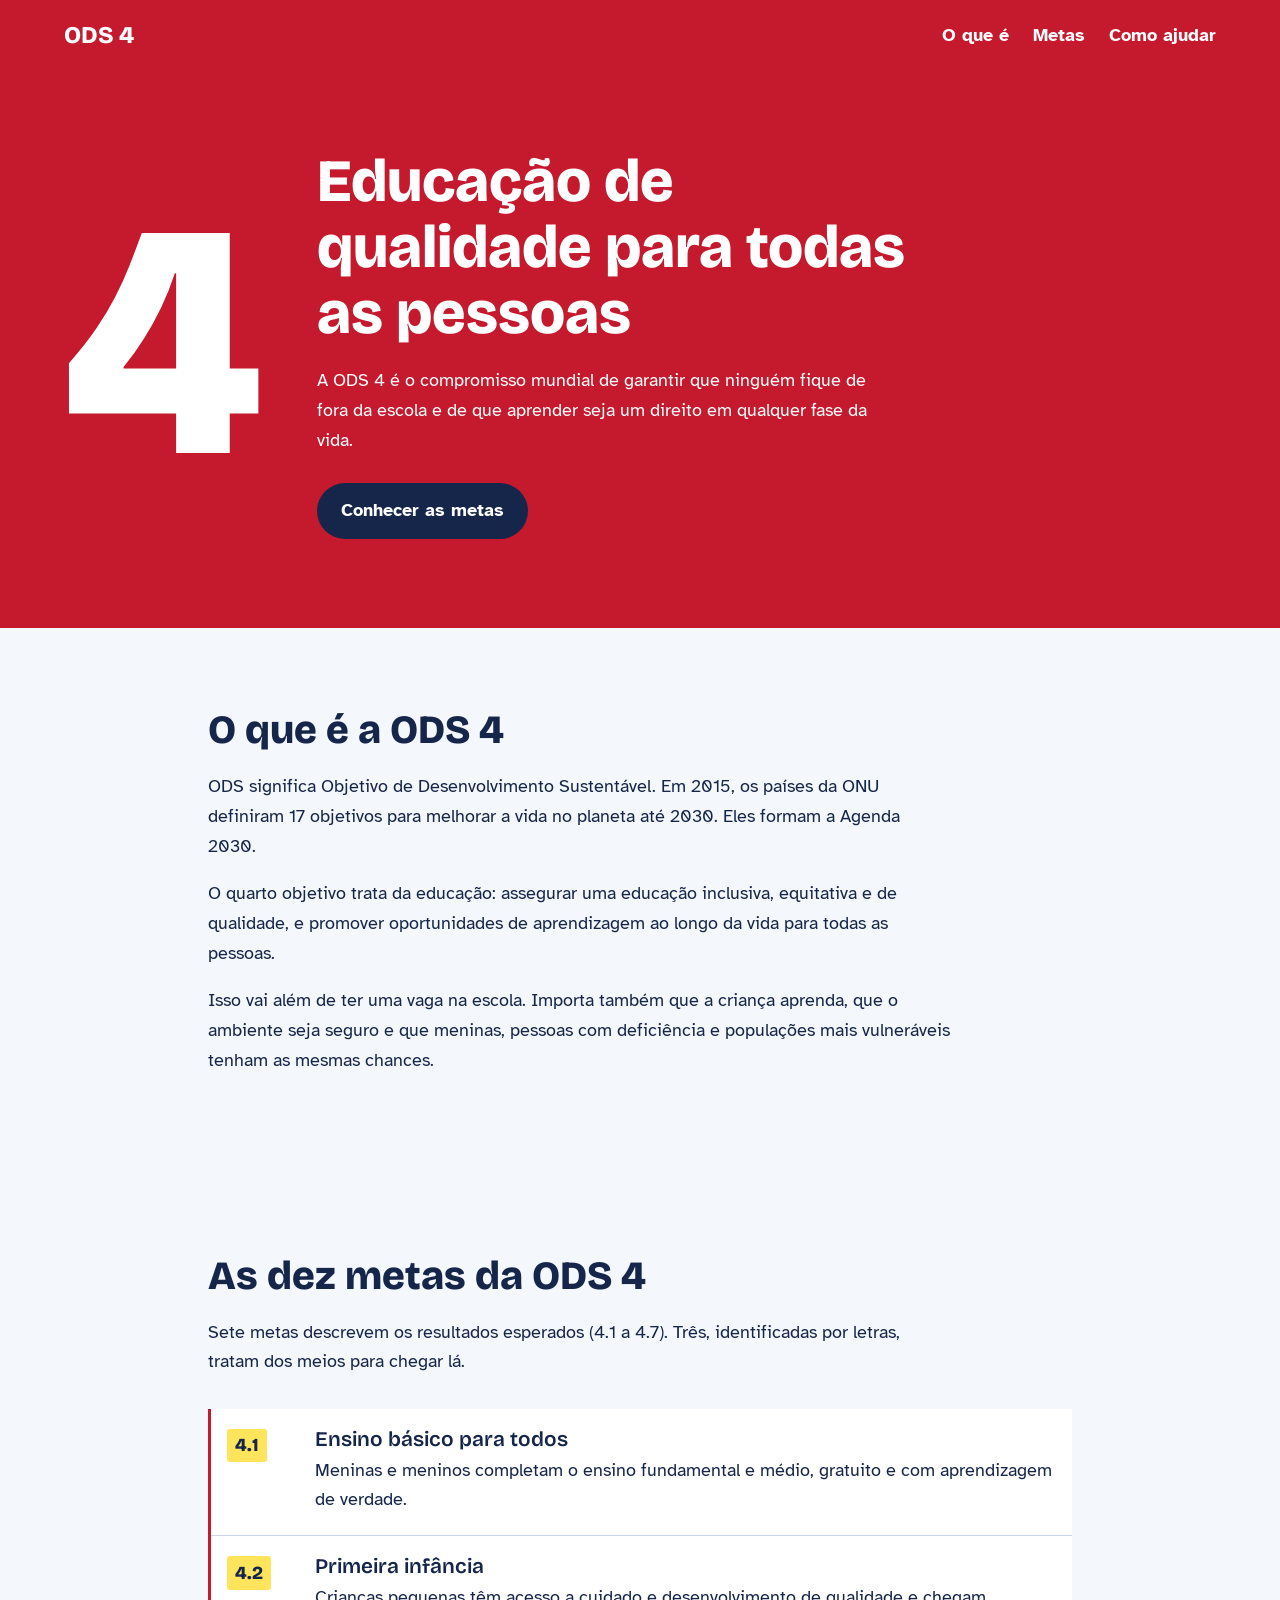
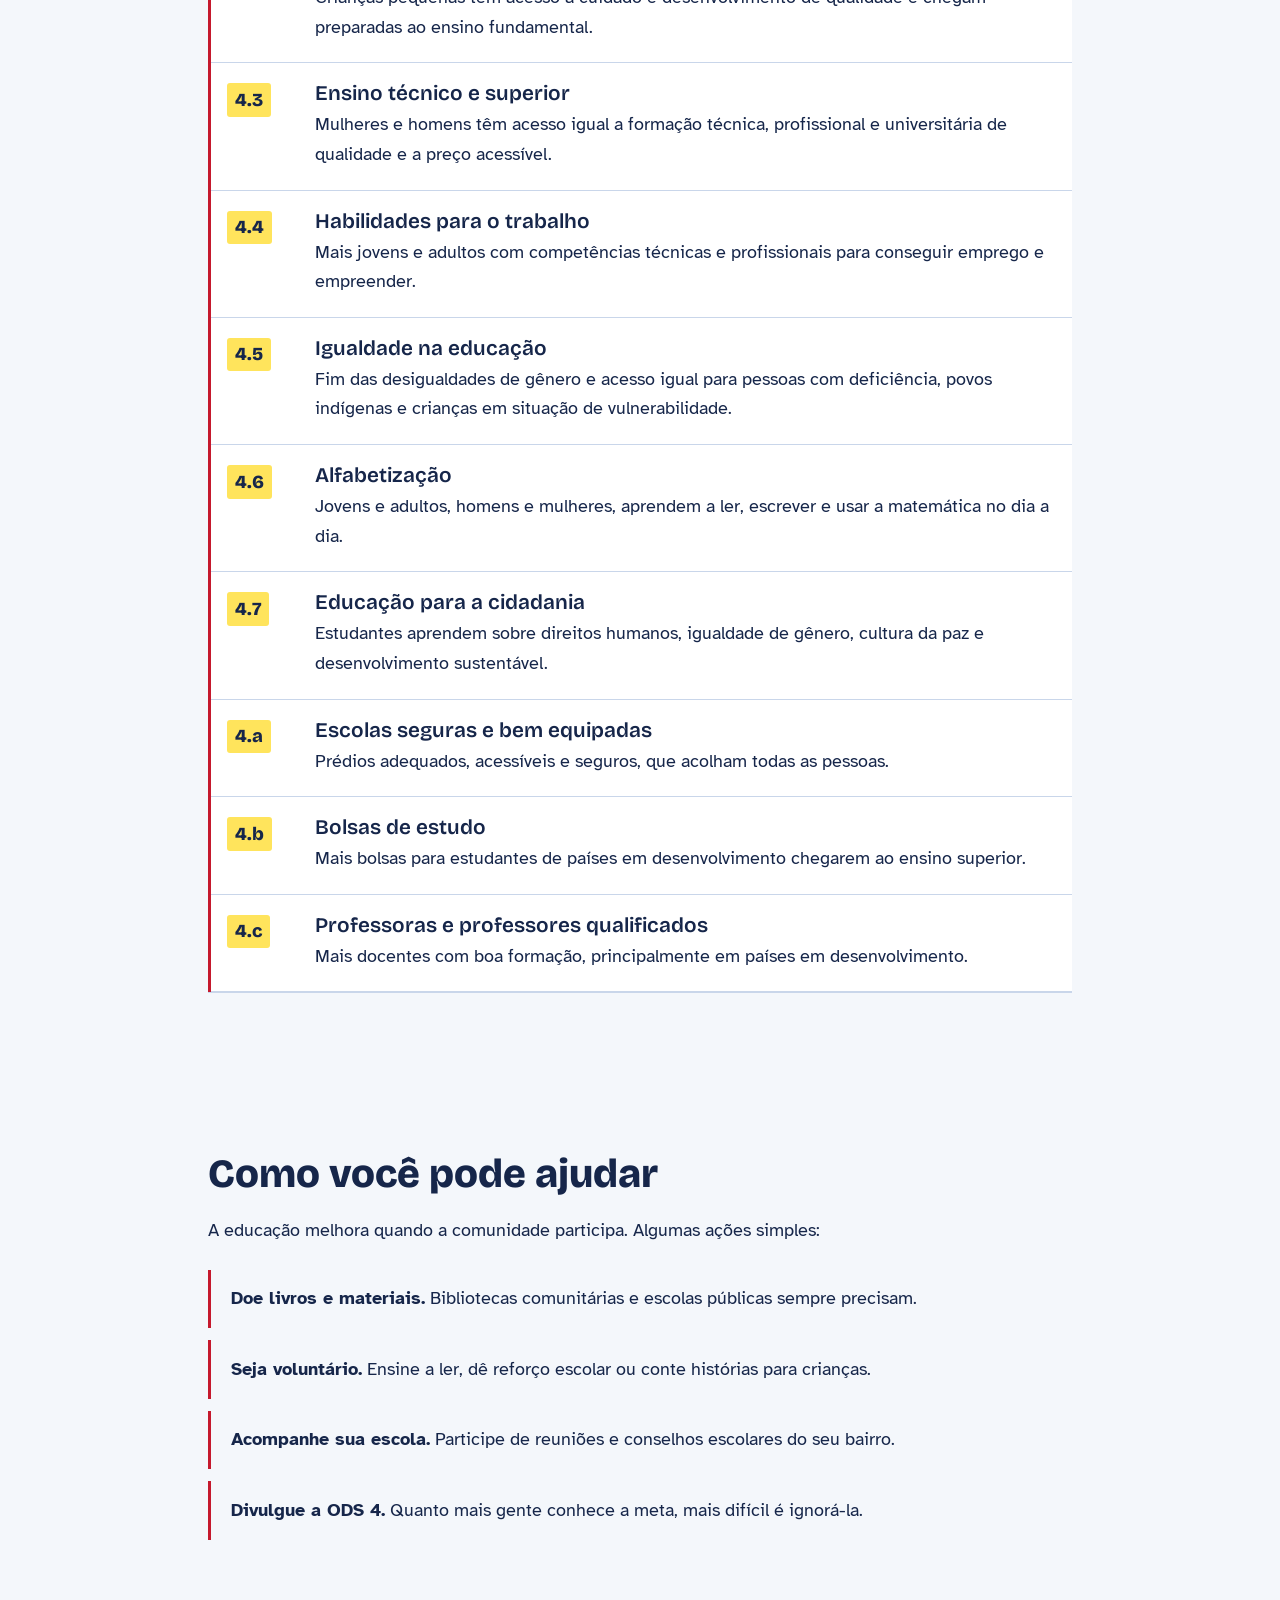
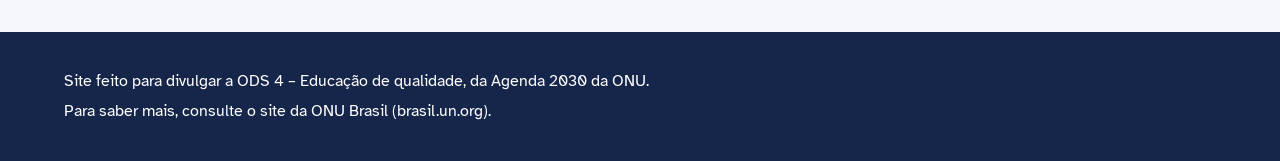
<file: Base do Site/index.html>
<!DOCTYPE html>
<html lang="pt-BR">
<head>
  <meta charset="UTF-8">
  <meta name="viewport" content="width=device-width, initial-scale=1">
  <title>ODS 4 – Educação de qualidade</title>
  <meta name="description" content="Entenda o que é a ODS 4, o objetivo da ONU para garantir educação de qualidade para todas as pessoas, e conheça suas dez metas.">

  <!-- Fontes do Google (precisam de internet; sem ela, o navegador usa as fontes reserva) -->
  <link rel="preconnect" href="https://fonts.googleapis.com">
  <link rel="preconnect" href="https://fonts.gstatic.com" crossorigin>
  <link href="https://fonts.googleapis.com/css2?family=Atkinson+Hyperlegible:wght@400;700&family=Bricolage+Grotesque:opsz,wght@12..96,600;12..96,800&display=swap" rel="stylesheet">

  <!-- Liga o arquivo de estilos (precisa estar na mesma pasta) -->
  <link rel="stylesheet" href="style.css">
</head>
<body>

  <a class="pular" href="#conteudo">Pular para o conteúdo</a>

  <!-- CABEÇALHO -->
  <header class="topo">
    <a class="marca" href="#inicio">ODS 4</a>
    <nav aria-label="Principal">
      <ul>
        <li><a href="#sobre">O que é</a></li>
        <li><a href="#metas">Metas</a></li>
        <li><a href="#acao">Como ajudar</a></li>
      </ul>
    </nav>
  </header>

  <main id="conteudo">

    <!-- DESTAQUE (primeira coisa que a pessoa vê) -->
    <section class="hero" id="inicio">
      <p class="hero-numero" aria-hidden="true">4</p>
      <div class="hero-texto">
        <h1>Educação de qualidade para todas as pessoas</h1>
        <p>A ODS 4 é o compromisso mundial de garantir que ninguém fique de fora da escola e de que aprender seja um direito em qualquer fase da vida.</p>
        <a class="botao" href="#metas">Conhecer as metas</a>
      </div>
    </section>

    <!-- O QUE É -->
    <section class="secao" id="sobre">
      <h2>O que é a ODS 4</h2>
      <p>ODS significa Objetivo de Desenvolvimento Sustentável. Em 2015, os países da ONU definiram 17 objetivos para melhorar a vida no planeta até 2030. Eles formam a Agenda 2030.</p>
      <p>O quarto objetivo trata da educação: assegurar uma educação inclusiva, equitativa e de qualidade, e promover oportunidades de aprendizagem ao longo da vida para todas as pessoas.</p>
      <p>Isso vai além de ter uma vaga na escola. Importa também que a criança aprenda, que o ambiente seja seguro e que meninas, pessoas com deficiência e populações mais vulneráveis tenham as mesmas chances.</p>
    </section>

    <!-- METAS -->
    <section class="secao secao-metas" id="metas">
      <h2>As dez metas da ODS 4</h2>
      <p class="intro">Sete metas descrevem os resultados esperados (4.1 a 4.7). Três, identificadas por letras, tratam dos meios para chegar lá.</p>

      <ol class="metas">
        <li>
          <span class="codigo">4.1</span>
          <div>
            <h3>Ensino básico para todos</h3>
            <p>Meninas e meninos completam o ensino fundamental e médio, gratuito e com aprendizagem de verdade.</p>
          </div>
        </li>
        <li>
          <span class="codigo">4.2</span>
          <div>
            <h3>Primeira infância</h3>
            <p>Crianças pequenas têm acesso a cuidado e desenvolvimento de qualidade e chegam preparadas ao ensino fundamental.</p>
          </div>
        </li>
        <li>
          <span class="codigo">4.3</span>
          <div>
            <h3>Ensino técnico e superior</h3>
            <p>Mulheres e homens têm acesso igual a formação técnica, profissional e universitária de qualidade e a preço acessível.</p>
          </div>
        </li>
        <li>
          <span class="codigo">4.4</span>
          <div>
            <h3>Habilidades para o trabalho</h3>
            <p>Mais jovens e adultos com competências técnicas e profissionais para conseguir emprego e empreender.</p>
          </div>
        </li>
        <li>
          <span class="codigo">4.5</span>
          <div>
            <h3>Igualdade na educação</h3>
            <p>Fim das desigualdades de gênero e acesso igual para pessoas com deficiência, povos indígenas e crianças em situação de vulnerabilidade.</p>
          </div>
        </li>
        <li>
          <span class="codigo">4.6</span>
          <div>
            <h3>Alfabetização</h3>
            <p>Jovens e adultos, homens e mulheres, aprendem a ler, escrever e usar a matemática no dia a dia.</p>
          </div>
        </li>
        <li>
          <span class="codigo">4.7</span>
          <div>
            <h3>Educação para a cidadania</h3>
            <p>Estudantes aprendem sobre direitos humanos, igualdade de gênero, cultura da paz e desenvolvimento sustentável.</p>
          </div>
        </li>
        <li>
          <span class="codigo">4.a</span>
          <div>
            <h3>Escolas seguras e bem equipadas</h3>
            <p>Prédios adequados, acessíveis e seguros, que acolham todas as pessoas.</p>
          </div>
        </li>
        <li>
          <span class="codigo">4.b</span>
          <div>
            <h3>Bolsas de estudo</h3>
            <p>Mais bolsas para estudantes de países em desenvolvimento chegarem ao ensino superior.</p>
          </div>
        </li>
        <li>
          <span class="codigo">4.c</span>
          <div>
            <h3>Professoras e professores qualificados</h3>
            <p>Mais docentes com boa formação, principalmente em países em desenvolvimento.</p>
          </div>
        </li>
      </ol>
    </section>

    <!-- COMO AJUDAR -->
    <section class="secao" id="acao">
      <h2>Como você pode ajudar</h2>
      <p>A educação melhora quando a comunidade participa. Algumas ações simples:</p>
      <ul class="acoes">
        <li><strong>Doe livros e materiais.</strong> Bibliotecas comunitárias e escolas públicas sempre precisam.</li>
        <li><strong>Seja voluntário.</strong> Ensine a ler, dê reforço escolar ou conte histórias para crianças.</li>
        <li><strong>Acompanhe sua escola.</strong> Participe de reuniões e conselhos escolares do seu bairro.</li>
        <li><strong>Divulgue a ODS 4.</strong> Quanto mais gente conhece a meta, mais difícil é ignorá-la.</li>
      </ul>
    </section>

  </main>

  <!-- RODAPÉ -->
  <footer class="rodape">
    <p>Site feito para divulgar a ODS 4 – Educação de qualidade, da Agenda 2030 da ONU.</p>
    <p>Para saber mais, consulte o site da ONU Brasil (brasil.un.org).</p>
  </footer>

</body>
</html>
</file>
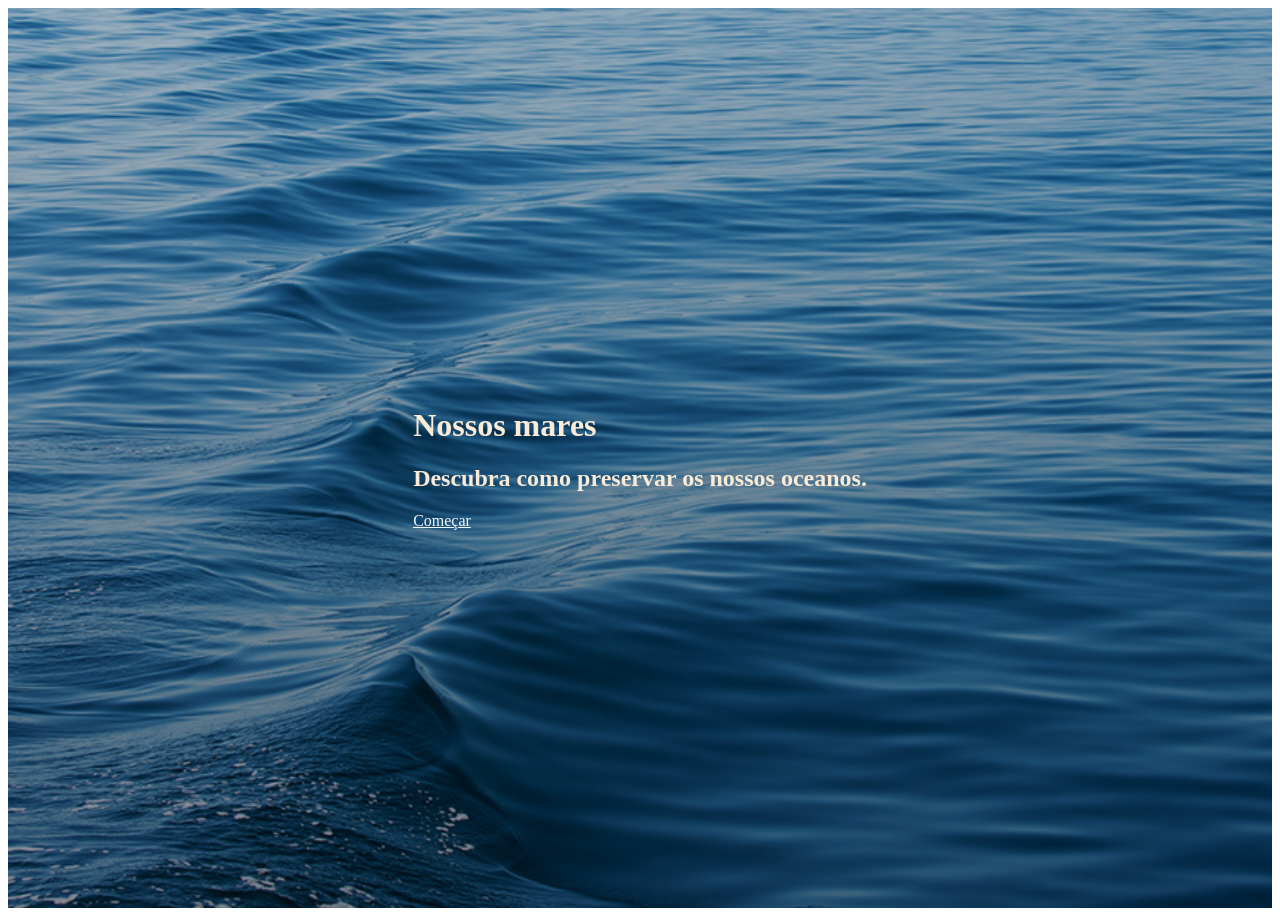
<file: Nossos Mares/index.html>
<!DOCTYPE html>
<html lang="pt-br">

<head>
    <meta charset="UTF-8">
    <meta name="viewport" content="width=device-width, initial-scale=1.0">
    <title>Oceanos</title>
    <link rel="stylesheet" href="style.css">
</head>

<body>
    <main class="capa">
        <div class="conteudo">
            <h1>Nossos mares</h1>
            <h2>Descubra como preservar os nossos oceanos.</h2>

            <a class="botao" href="#">
                Começar
            </a>
        </div>
    </main>
</body>

</html>
</file>
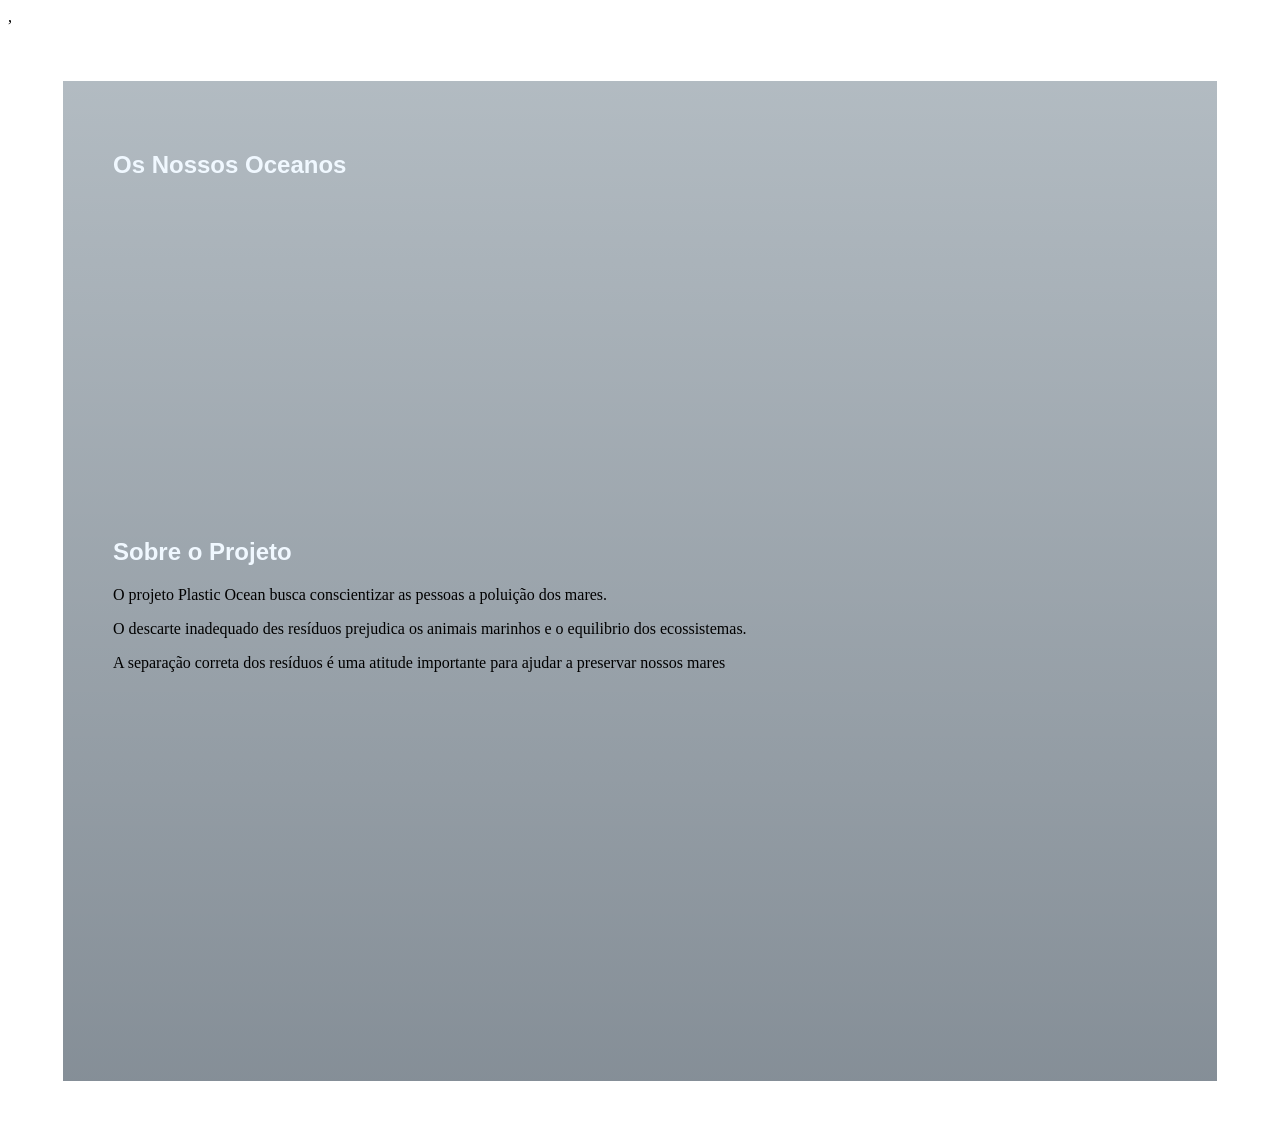
<file: Aula 3 desafio 2/Desafio 2/index.html>
<!DOCTYPE html>
<html lang="pt-br">
<head>
    <meta charset="UTF-8">
    <meta name="viewport" content="width=device-width, initial-scale=1.0">
    <title>Document</title>
    ,<link rel="stylesheet" href="style.css">
</head>
<body>
    <main>
        <section class="capa"
        <div class="video">
         <h1>Os Nossos Oceanos</h1>  
        <iframe width="560" height="315" src="https://www.youtube.com/embed/3dmZrzeg2e0?si=e8dp63gxdG7QjZvh" title="YouTube video player" frameborder="0" allow="accelerometer; autoplay; clipboard-write; encrypted-media; gyroscope; picture-in-picture; web-share" referrerpolicy="strict-origin-when-cross-origin" allowfullscreen>
        </iframe>   
    
        <h2>Sobre o Projeto</h2>
        <p> O projeto Plastic Ocean busca conscientizar as pessoas a poluição dos mares.</p>
        <p>O descarte inadequado des resíduos prejudica os animais marinhos e o equilibrio dos ecossistemas.</p>
        <p> A separação correta dos resíduos é uma atitude importante para ajudar a preservar nossos mares</p>
    </section>
</div>
</body>
</html>
</file>
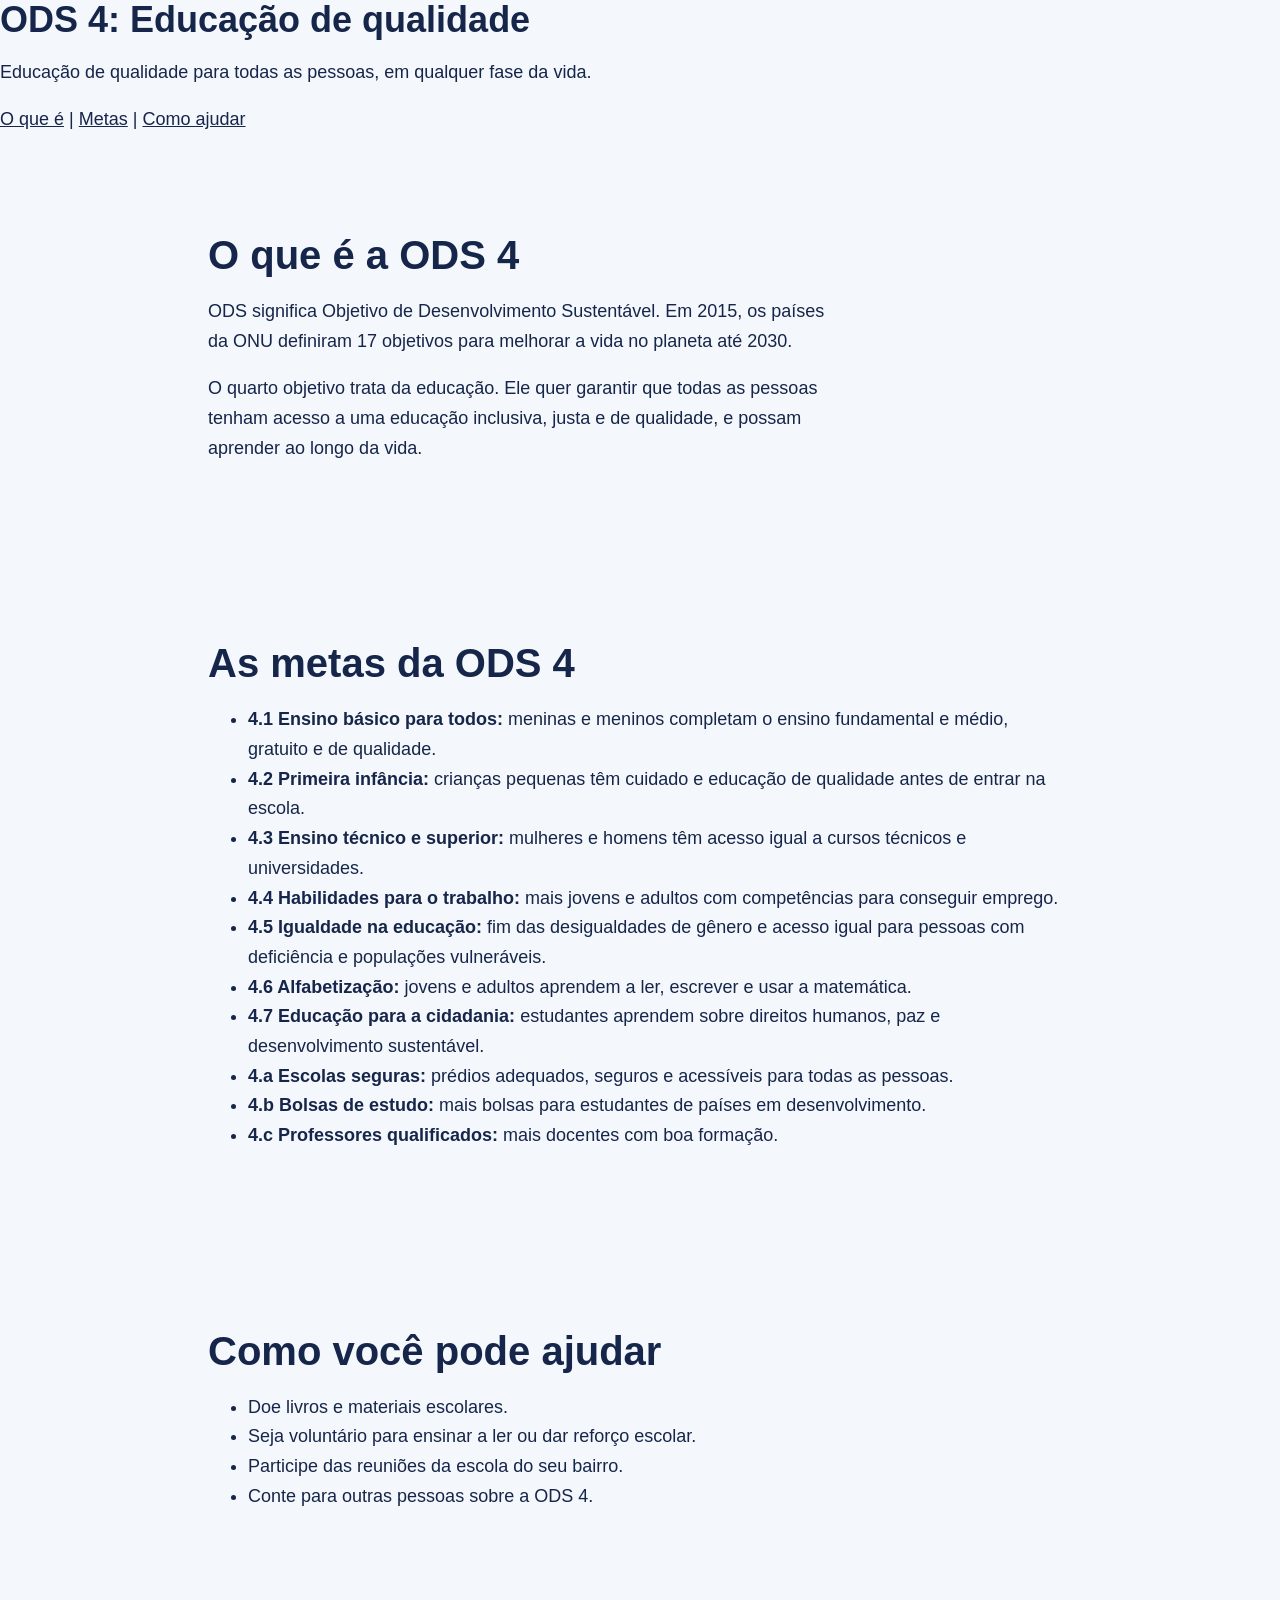
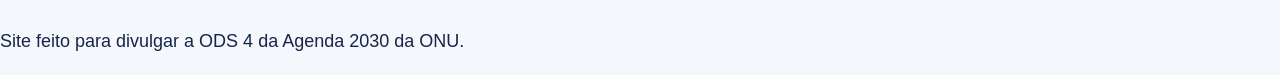
<file: Base do Site/index 2.html>
<!DOCTYPE html>
<html lang="pt-BR">
<head>
  <meta charset="UTF-8">
  <title>ODS 4 - Educação de qualidade</title>
  <!-- Liga o arquivo CSS, que precisa estar na mesma pasta -->
  <link rel="stylesheet" href="style.css">
</head>

<body>

  <!-- TOPO DO SITE -->
  <div id="topo">
    <h1>ODS 4: Educação de qualidade</h1>
    <p>Educação de qualidade para todas as pessoas, em qualquer fase da vida.</p>
    <p>
      <a href="#sobre">O que é</a> |
      <a href="#metas">Metas</a> |
      <a href="#ajudar">Como ajudar</a>
    </p>
  </div>

  <!-- O QUE É -->
  <div class="secao" id="sobre">
    <h2>O que é a ODS 4</h2>
    <p>ODS significa Objetivo de Desenvolvimento Sustentável. Em 2015, os países da ONU definiram 17 objetivos para melhorar a vida no planeta até 2030.</p>
    <p>O quarto objetivo trata da educação. Ele quer garantir que todas as pessoas tenham acesso a uma educação inclusiva, justa e de qualidade, e possam aprender ao longo da vida.</p>
  </div>

  <!-- METAS -->
  <div class="secao" id="metas">
    <h2>As metas da ODS 4</h2>
    <ul>
      <li><b>4.1 Ensino básico para todos:</b> meninas e meninos completam o ensino fundamental e médio, gratuito e de qualidade.</li>
      <li><b>4.2 Primeira infância:</b> crianças pequenas têm cuidado e educação de qualidade antes de entrar na escola.</li>
      <li><b>4.3 Ensino técnico e superior:</b> mulheres e homens têm acesso igual a cursos técnicos e universidades.</li>
      <li><b>4.4 Habilidades para o trabalho:</b> mais jovens e adultos com competências para conseguir emprego.</li>
      <li><b>4.5 Igualdade na educação:</b> fim das desigualdades de gênero e acesso igual para pessoas com deficiência e populações vulneráveis.</li>
      <li><b>4.6 Alfabetização:</b> jovens e adultos aprendem a ler, escrever e usar a matemática.</li>
      <li><b>4.7 Educação para a cidadania:</b> estudantes aprendem sobre direitos humanos, paz e desenvolvimento sustentável.</li>
      <li><b>4.a Escolas seguras:</b> prédios adequados, seguros e acessíveis para todas as pessoas.</li>
      <li><b>4.b Bolsas de estudo:</b> mais bolsas para estudantes de países em desenvolvimento.</li>
      <li><b>4.c Professores qualificados:</b> mais docentes com boa formação.</li>
    </ul>
  </div>

  <!-- COMO AJUDAR -->
  <div class="secao" id="ajudar">
    <h2>Como você pode ajudar</h2>
    <ul>
      <li>Doe livros e materiais escolares.</li>
      <li>Seja voluntário para ensinar a ler ou dar reforço escolar.</li>
      <li>Participe das reuniões da escola do seu bairro.</li>
      <li>Conte para outras pessoas sobre a ODS 4.</li>
    </ul>
  </div>

  <!-- RODAPÉ -->
  <div id="rodape">
    <p>Site feito para divulgar a ODS 4 da Agenda 2030 da ONU.</p>
  </div>

</body>
</html>
</file>
<file: Base do Site/style.css>
/* ==========================================================
   ESTILOS DO SITE SOBRE A ODS 4
   Ideia visual: um caderno escolar. O vermelho é a cor da ODS 4,
   a lista de metas tem linhas de pauta e a margem vermelha do caderno.
   ========================================================== */

/* 1. CORES E FONTES (mude aqui e o site inteiro muda) */
:root {
  --vermelho: #c5192d;      /* cor da ODS 4 */
  --tinta: #16264a;         /* azul de caneta, usado nos textos */
  --papel: #f4f7fb;         /* fundo de folha */
  --linha: #c9d6ea;         /* linhas da pauta */
  --marca-texto: #ffe45c;   /* amarelo de marca-texto */
  --branco: #ffffff;

  --fonte-titulo: "Bricolage Grotesque", "Trebuchet MS", sans-serif;
  --fonte-texto: "Atkinson Hyperlegible", Verdana, sans-serif;
}

/* 2. AJUSTES GERAIS */
* {
  box-sizing: border-box; /* largura inclui padding e borda */
}

html {
  scroll-behavior: smooth;
}

body {
  margin: 0;
  background: var(--papel);
  color: var(--tinta);
  font-family: var(--fonte-texto);
  font-size: 1.125rem;
  line-height: 1.65;
}

h1, h2, h3 {
  font-family: var(--fonte-titulo);
  line-height: 1.1;
  margin: 0;
}

a {
  color: inherit;
}

/* Contorno visível para quem navega pelo teclado */
a:focus-visible {
  outline: 3px solid var(--marca-texto);
  outline-offset: 3px;
}

/* Link invisível que aparece com Tab, para leitores de tela e teclado */
.pular {
  position: absolute;
  left: 1rem;
  top: -4rem;
  background: var(--tinta);
  color: var(--branco);
  padding: 0.5rem 1rem;
  z-index: 10;
}
.pular:focus {
  top: 1rem;
}

/* 3. CABEÇALHO */
.topo {
  display: flex;
  flex-wrap: wrap;
  align-items: center;
  justify-content: space-between;
  gap: 0.75rem 2rem;
  padding: 1rem clamp(1rem, 5vw, 4rem);
  background: var(--vermelho);
  color: var(--branco);
}

.marca {
  font-family: var(--fonte-titulo);
  font-weight: 800;
  font-size: 1.5rem;
  text-decoration: none;
}

.topo ul {
  display: flex;
  flex-wrap: wrap;
  gap: 0.5rem 1.5rem;
  list-style: none;
  margin: 0;
  padding: 0;
}

.topo nav a {
  text-decoration: none;
  font-weight: 700;
  padding-bottom: 2px;
  border-bottom: 2px solid transparent;
}
.topo nav a:hover {
  border-bottom-color: var(--branco);
}

/* 4. DESTAQUE (HERO) */
.hero {
  display: grid;
  grid-template-columns: auto 1fr;
  align-items: center;
  gap: clamp(1rem, 4vw, 4rem);
  padding: clamp(2rem, 6vw, 5rem) clamp(1rem, 5vw, 4rem) clamp(3rem, 7vw, 6rem);
  background: var(--vermelho);
  color: var(--branco);
}

.hero-numero {
  margin: 0;
  font-family: var(--fonte-titulo);
  font-weight: 800;
  font-size: clamp(9rem, 26vw, 21rem);
  line-height: 0.8;
}

.hero h1 {
  font-size: clamp(2.1rem, 5.5vw, 3.75rem);
  font-weight: 800;
  max-width: 16ch;
}

.hero-texto p {
  max-width: 48ch;
  margin: 1.25rem 0 1.75rem;
}

.botao {
  display: inline-block;
  background: var(--tinta);
  color: var(--branco);
  font-weight: 700;
  text-decoration: none;
  padding: 0.8rem 1.5rem;
  border-radius: 999px;
}
.botao:hover {
  background: var(--branco);
  color: var(--vermelho);
}

/* 5. SEÇÕES DE TEXTO */
.secao {
  max-width: 62rem;
  margin: 0 auto;
  padding: clamp(3rem, 7vw, 5rem) clamp(1rem, 5vw, 4rem);
}

.secao h2 {
  font-size: clamp(1.75rem, 4vw, 2.5rem);
  font-weight: 800;
  margin-bottom: 1.25rem;
}

.secao p {
  max-width: 62ch;
}

/* 6. METAS: lista que imita folha de caderno */
.intro {
  margin-bottom: 2rem;
}

.metas {
  list-style: none;
  margin: 0;
  padding: 0;
  background: var(--branco);
  border-left: 3px solid var(--vermelho); /* margem do caderno */
  box-shadow: 0 1px 0 var(--linha);
}

.metas li {
  display: grid;
  grid-template-columns: 4.5rem 1fr;
  gap: 1rem;
  align-items: start;
  padding: 1.25rem 1.25rem 1.25rem 1rem;
  border-bottom: 1px solid var(--linha); /* linha da pauta */
}

.metas h3 {
  font-size: 1.3rem;
  font-weight: 600;
  margin-bottom: 0.25rem;
}

.metas p {
  margin: 0;
}

/* o código da meta parece marcado com marca-texto */
.codigo {
  justify-self: start;
  background: var(--marca-texto);
  font-family: var(--fonte-titulo);
  font-weight: 800;
  font-size: 1.15rem;
  padding: 0.1rem 0.5rem;
  border-radius: 3px;
}

/* 7. COMO AJUDAR */
.acoes {
  margin: 1.5rem 0 0;
  padding: 0;
  list-style: none;
  max-width: 62ch;
}

.acoes li {
  padding: 0.9rem 0 0.9rem 1.25rem;
  border-left: 3px solid var(--vermelho);
  margin-bottom: 0.75rem;
}

/* 8. RODAPÉ */
.rodape {
  background: var(--tinta);
  color: var(--branco);
  padding: 2rem clamp(1rem, 5vw, 4rem);
  font-size: 1rem;
}
.rodape p {
  margin: 0.25rem 0;
}

/* 9. CELULAR: telas estreitas */
@media (max-width: 640px) {
  .hero {
    grid-template-columns: 1fr; /* número em cima, texto embaixo */
  }
  .hero-numero {
    font-size: 9rem;
  }
  .metas li {
    grid-template-columns: 1fr; /* código acima do texto */
    gap: 0.5rem;
  }
}

/* Respeita quem prefere menos movimento */
@media (prefers-reduced-motion: reduce) {
  html {
    scroll-behavior: auto;
  }
}
</file>
<file: Nossos Mares/style.css>
.capa {
    min-height: 100vh;
    display: flex;
    align-items: center;
    justify-content: center;

    background-image: 
        linear-gradient(rgba(0, 30, 52, 0.3), rgba(0, 20, 38, 0.48)),
        url("./oceano.jpg");

    background-repeat: no-repeat;
    background-position: center;
    background-size: cover;
}
h1{
     color: antiquewhite;
}
h2{
     color: antiquewhite;
}
.botao{
     color: aliceblue;
     font-family: Arial white;
     
}
</file>
<file: Aula 3 desafio 2/Desafio 2/style.css>
.capa{
   min-height: 100vh;
    display:block;
    align-items:end;
    justify-content:center;
     background-image: 
        linear-gradient(rgba(0, 30, 52, 0.3), rgba(0, 20, 38, 0.48));
    background-position: center;
    background-size: cover;
    padding:50px;
    border: 50px;
    content: 100px;
    margin: 55px;

}
h1{
    font-family: Arial, Helvetica, sans-serif;
    color: aliceblue;
}
h2{
    font-family: Arial, Helvetica, sans-serif;
    color: aliceblue;
}
p{font-family:
    color aliceblue;
}
</file>
